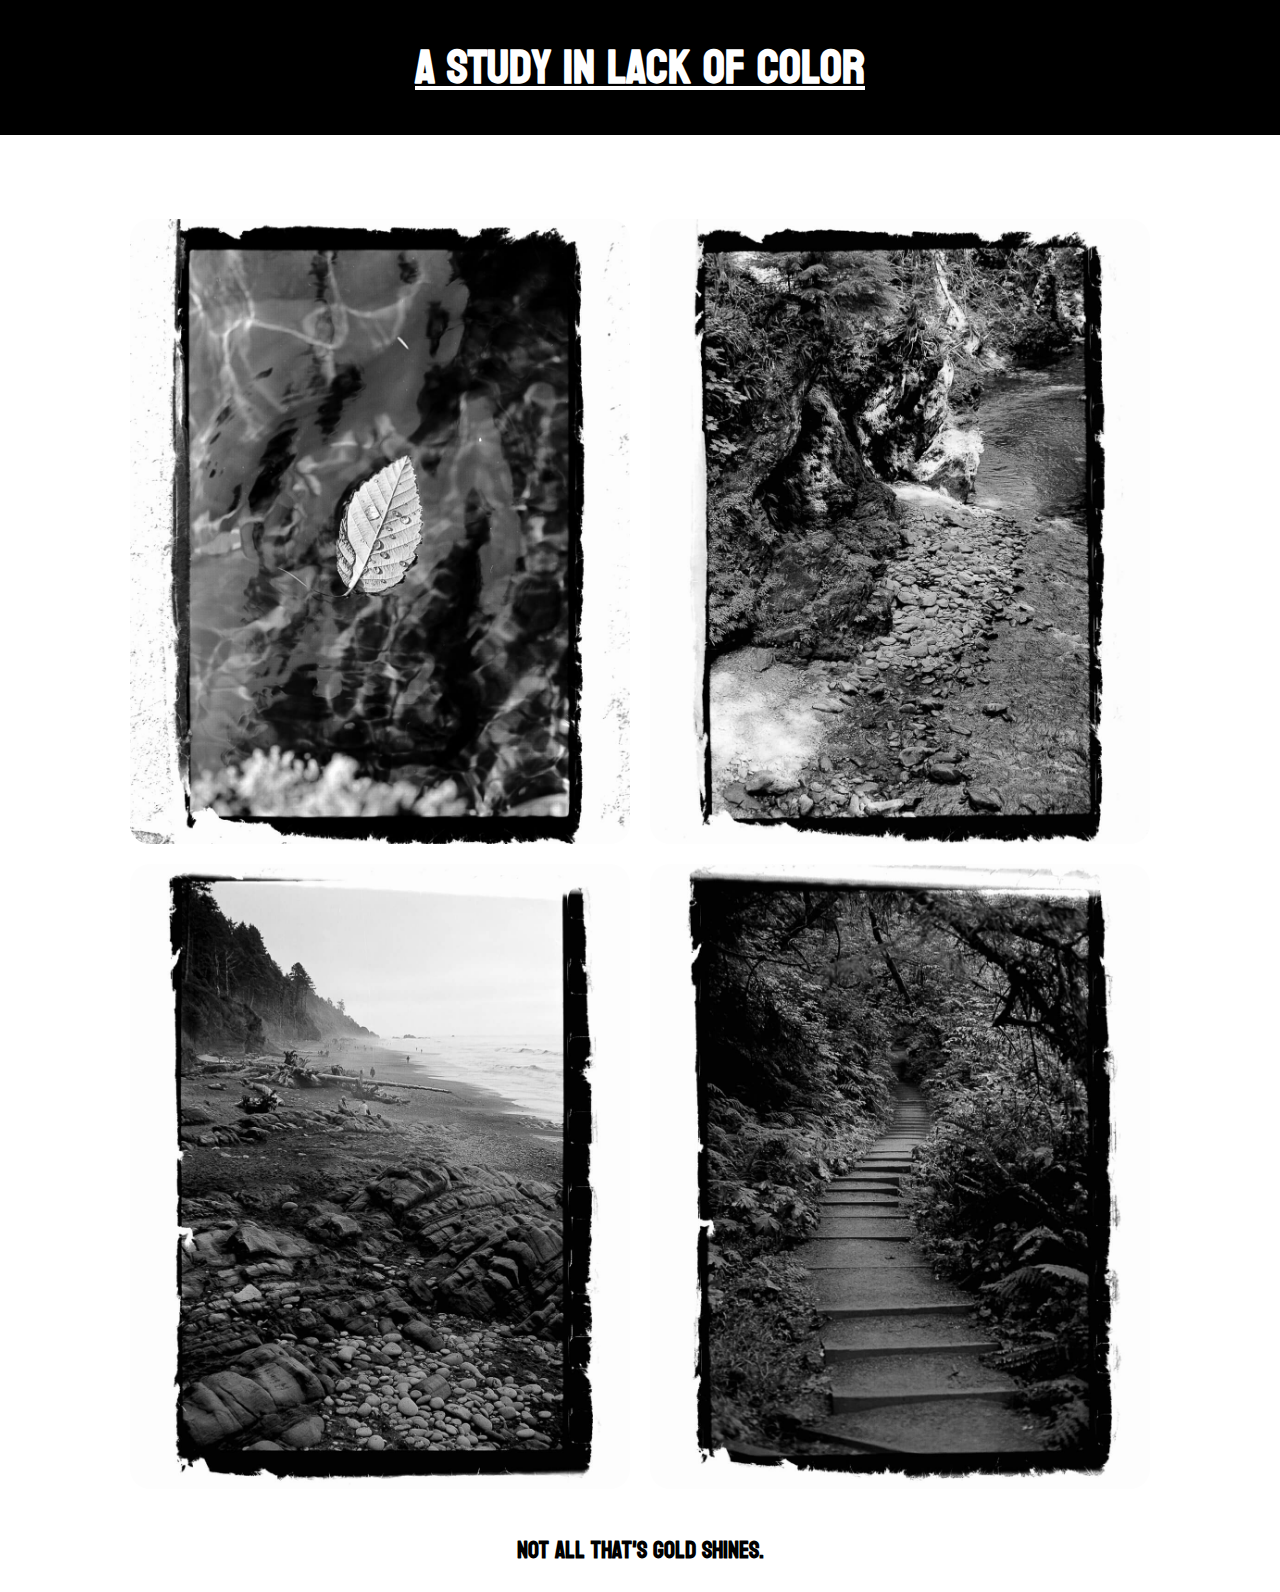
<file: bw-only.html>
<!DOCTYPE html>
<html>
  <head>
    <meta name="viewport" content="width=device-width, initial-scale=1" />
    <meta charset="UTF-8" />
    <title></title>
    <link rel="stylesheet" href="styles.css" />
    <link rel="preconnect" href="https://fonts.googleapis.com" />
    <link rel="preconnect" href="https://fonts.gstatic.com" crossorigin />
    <link
      href="https://fonts.googleapis.com/css2?family=Koulen&display=swap"
      rel="stylesheet"
    />
  </head>

  <body>
    <h1 class="title">A Study in Lack of Color</h1>
    <section class="gallery">
      <img src="images\bw-film1.jpg" alt="" />
      <img src="images\bw-film2.jpg" alt="" />
      <img src="images\bw-film3.jpg" alt="" />
      <img src="images\bw-film4.jpg" alt="" />
    </section>
  </body>

  <footer>
    <h2 class="footer">Not all that's gold shines.</h2>
  </footer>
</html>
</file>
<file: styles.css>
body {
  font-family: "Koulen", cursive;
  box-sizing: border-box;
  margin: 0;
}

.title {
  margin: auto;
  text-align: center;
  padding: 1.5rem 0;
  font-size: 3rem;
  text-decoration: underline;
  background: black;
  color: rgb(255, 255, 255);
  margin-bottom: 5%;
}

.gallery {
  display: flex;
  flex-wrap: wrap;
  background-color: rgb(255, 255, 255);
  padding: 10px 5%;
  box-shadow: inset 10px;
  justify-content: center;
}

footer {
  text-align: center;
  margin-bottom: 0;
  padding-bottom: 0;
}

.gallery img {
  filter: grayscale(100%);
  transition: ease 2500ms;
  width: 100%;
  max-width: 500px;
  object-fit: cover;
  margin: 10px;
  border-radius: 20px;
}

img:hover {
  filter: none;
  transition: ease 1000ms;
}

/* Common Media Query Breakpoints: 
      320px — 480px: Mobile devices
      481px — 768px: iPads, Tablets
      769px — 1024px: Small screens, laptops
      1025px — 1200px: Desktops, large screens
      1201px and more —  Extra large screens, TV
  */
@media only screen and (max-width: 600px) {
  .title {
    font-size: 2.5rem;
  }

  .gallery {
    padding: 0;
  }

  .gallery img {
    width: 100%;
  }
}

@media only screen and (max-width: 400px) {
  .title {
    font-size: 1.8rem;
  }
}
</file>
